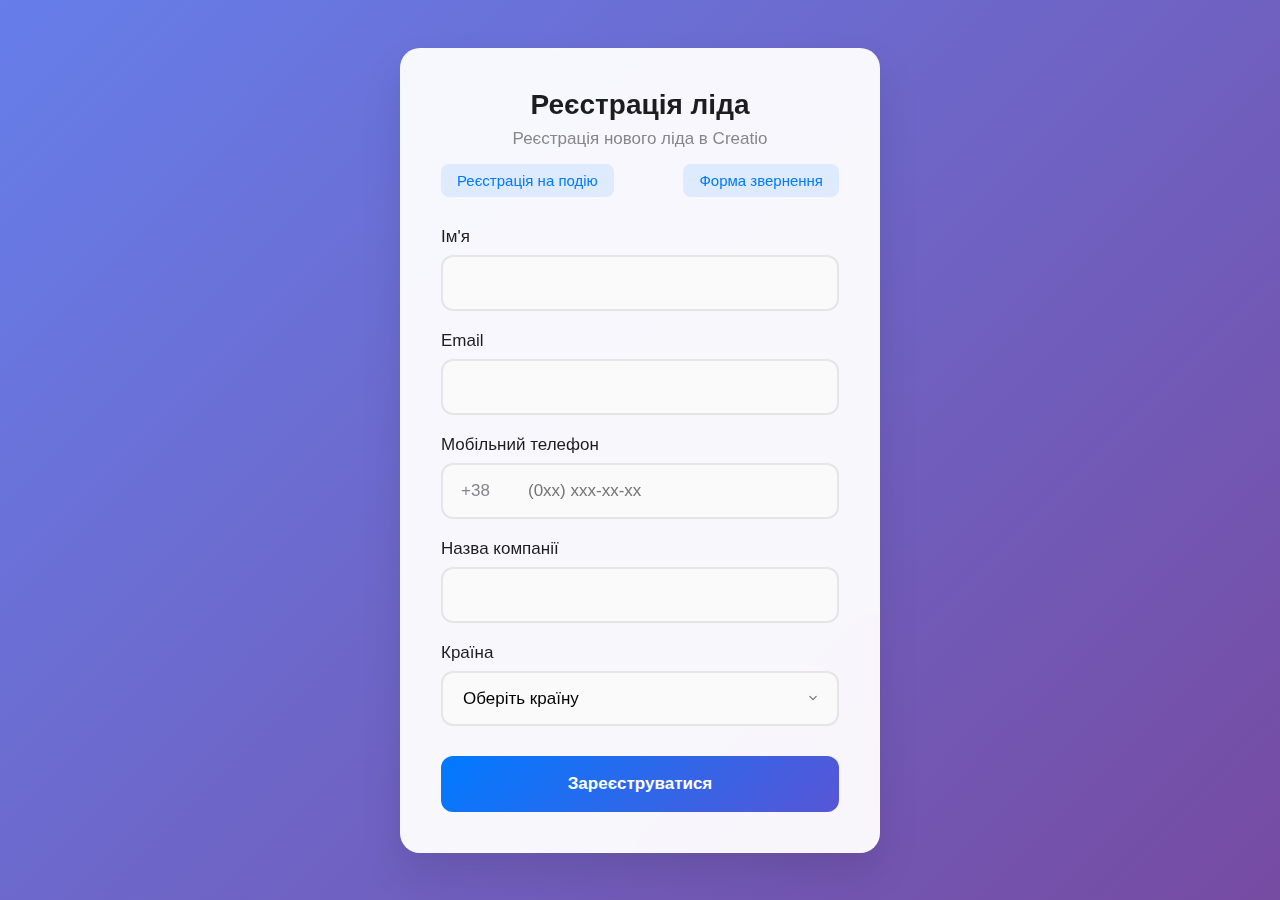
<file: index.html>
<!DOCTYPE html>
<html lang="uk">
<head>
    <meta charset="UTF-8">
    <meta name="viewport" content="width=device-width, initial-scale=1.0">
    <title>Форма реєстрації</title>
    
    <link rel="stylesheet" href="forms.css"> 

    <script src="https://ajax.googleapis.com/ajax/libs/jquery/1.11.2/jquery.min.js"></script>
    <script src="https://webtracking-v01.creatio.com/JS/track-cookies.js"></script>
    <script src="https://webtracking-v01.bpmonline.com/JS/create-object.js"></script>
    <script>
        

        /**
        * Замените выражение в кавычках "css-selector" в коде ниже значением селектора элемента на Вашей лендинговой странице.
        * Вы можете использовать #id или любой другой CSS селектор, который будет точно определять поле ввода на Вашей лендинговой странице.
        * Пример: "Email": "#MyEmailField".
        * Если Ваша лендинговая страница не содержит одного или нескольких полей из приведенных ниже – оставьте строку без изменений или удалите полностью.
        */

        var countryName = $("#country option:selected").text();

        

        var config = {
            fields: {
                "Name": "#name", // Имя посетителя, заполнившего форму
                "Email": "#email", // Email посетителя
                "MobilePhone": "#mobile", // Телефон посетителя
                "Company": "#company", // Название компании
                "Industry": "Banks", // Отрасль компании
                //"FullJobTitle": "css-selector", // Должность посетителя
                //"UseEmail": "css-selector", // Логическое значение «да» - согласие посетителя получать email рассылки
                //"City": "css-selector", // Город
                "Country": "#countryValue", // Страна
                "Commentary": "some text" // Примечание
            },
            contactFields: {
                "FullName": "#name", // Name of a contact
                "Phone": "#mobile", // Contact's mobile phone
                "Email": "#email" // Contact's email
            },
            customFields: {},
            landingId: "c9552a68-143e-424c-8038-1eb8e3abb810",
            serviceUrl: "https://stage-xpartners.creatio.com/0/ServiceModel/GeneratedObjectWebFormService.svc/SaveWebFormObjectData",
            redirectUrl: ""
        };
        /**
        * Функция ниже создает объект из введенных данных.
        * Привяжите вызов этой функции к событию "onSubmit" формы или любому другому элементу события.
        * Пример: <form class="mainForm" name="landingForm" onSubmit="createObject(); return false">
        */
        function createObject() {
            
            $("#countryValue").val(countryName); 

            landing.createObjectFromLanding(config);
            alert("createObject");
            console.log("createObject");
            console.log(config);
        }
        /**
        * Функция ниже инициализирует лендинг из параметров URL.
        */
        function initLanding() {
            landing.initLanding(config);
            alert("initLanding");
            console.log("initLanding");
            console.log(config);

        }
        jQuery(document).ready(initLanding);



    </script>

    


</head>
<body>
    <div class="form-container">
        <div class="form-header">
            <h1 class="form-title">Реєстрація ліда</h1>
            <p class="form-subtitle">Реєстрація нового ліда в Creatio</p>
            <div class="navigation-links">
                <a href="event-reg.html" class="nav-link">Реєстрація на подію</a>
                <a href="form-reg.html" class="nav-link">Форма звернення</a>
            </div>

        </div>

        <form id="registrationForm" onSubmit="createObject(); return false"novalidate>
            <div class="form-group">
                <label for="name" class="form-label">Ім'я</label>
                <input type="text" id="name" name="name" class="form-input" required>
                <div class="error-message" id="nameError">Будь ласка, введіть ваше ім'я</div>
            </div>

            <div class="form-group">
                <label for="email" class="form-label">Email</label>
                <input type="email" id="email" name="email" class="form-input" required>
                <div class="error-message" id="emailError">Введіть коректну email адресу</div>
                <div class="success-message" id="emailSuccess">✓ Email валідний</div>
            </div>

            <div class="form-group">
                <label for="mobile" class="form-label">Мобільний телефон</label>
                <div class="phone-input-container">
                    <span class="phone-prefix">+38</span>
                    <input type="tel" id="mobile" name="mobile" class="form-input phone-input" 
                           placeholder="(0xx) xxx-xx-xx" required>
                </div>
                <div class="error-message" id="mobileError">Введіть номер у форматі +38 (0xx) xxx-xx-xx</div>
                <div class="success-message" id="mobileSuccess">✓ Номер телефону валідний</div>
            </div>

            <div class="form-group">
                <label for="company" class="form-label">Назва компанії</label>
                <input type="text" id="company" name="company" class="form-input">
                <div class="error-message" id="companyError">Будь ласка, введіть назву компанії</div>
            </div>

            <div class="form-group">
                <label for="country" class="form-label">Країна</label>
                <select id="country" name="country" class="form-select" required>
                    <option value="">Оберіть країну</option>
                    <option value="Ukraine">Україна</option>
                    <option value="Azerbaijan">Азербайджан</option>
                    <option value="Armenia">Вірменія</option>
                    <option value="Georgia">Грузія</option>
                    <option value="Kazakhstan">Казахстан</option>
                    <option value="Uzbekistan">Узбекистан</option>
                </select>
                <!-- Приховане поле Creatio -->
                <input type="hidden" id="countryValue" />
                <div class="error-message" id="countryError">Будь ласка, оберіть країну</div>
            </div>

            <!-- Приховані поля -->
            <input type="hidden" id="contact" name="contact" value="">
            <input type="hidden" id="utm_source" name="utm_source" value="">

            <button type="submit" class="submit-btn">Зареєструватися</button>
        </form>
    </div>

    <script src="form-processing.js"></script>

</body>
</html>
</file>
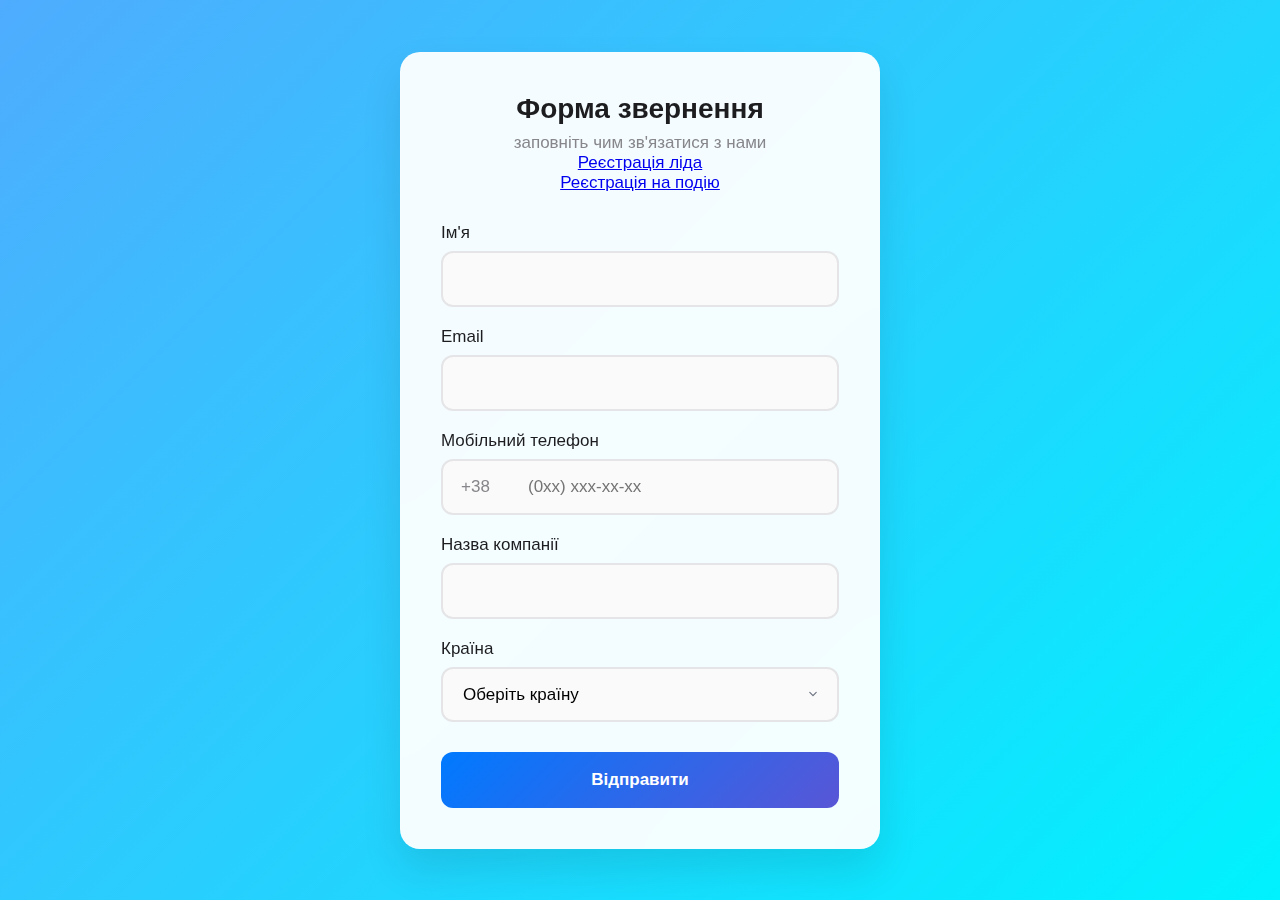
<file: form-reg.html>
<!DOCTYPE html>
<html lang="uk">
<head>
    <meta charset="UTF-8">
    <meta name="viewport" content="width=device-width, initial-scale=1.0">
    <title>Форма реєстрації</title>
    
    <link rel="stylesheet" href="forms.css"> 
    <script src="form-processing.js"></script>
    <style>
        body{
            background: linear-gradient(135deg, #4facfe 0%, #00f2fe 100%) !important; 
        }
    </style>

</head>
<body>
    <div class="form-container">
        <div class="form-header">
            <h1 class="form-title">Форма звернення</h1>
            <p class="form-subtitle"> заповніть чим зв'язатися з нами</p>
            <p class="form-subtitle">
                <a href="index.html">Реєстрація ліда</a>
            </p>
            <p class="form-subtitle">
                <a href="event-reg.html">Реєстрація на подію</a>
            </p>
        </div>

        <form id="registrationForm" novalidate>
            <div class="form-group">
                <label for="name" class="form-label">Ім'я</label>
                <input type="text" id="name" name="name" class="form-input" required>
                <div class="error-message" id="nameError">Будь ласка, введіть ваше ім'я</div>
            </div>

            <div class="form-group">
                <label for="email" class="form-label">Email</label>
                <input type="email" id="email" name="email" class="form-input" required>
                <div class="error-message" id="emailError">Введіть коректну email адресу</div>
                <div class="success-message" id="emailSuccess">✓ Email валідний</div>
            </div>

            <div class="form-group">
                <label for="mobile" class="form-label">Мобільний телефон</label>
                <div class="phone-input-container">
                    <span class="phone-prefix">+38</span>
                    <input type="tel" id="mobile" name="mobile" class="form-input phone-input" 
                           placeholder="(0xx) xxx-xx-xx" required>
                </div>
                <div class="error-message" id="mobileError">Введіть номер у форматі +38 (0xx) xxx-xx-xx</div>
                <div class="success-message" id="mobileSuccess">✓ Номер телефону валідний</div>
            </div>

            <div class="form-group">
                <label for="company" class="form-label">Назва компанії</label>
                <input type="text" id="company" name="company" class="form-input">
                <div class="error-message" id="companyError">Будь ласка, введіть назву компанії</div>
            </div>

            <div class="form-group">
                <label for="country" class="form-label">Країна</label>
                <select id="country" name="country" class="form-select" required>
                    <option value="">Оберіть країну</option>
                    <option value="ukraine">Україна</option>
                    <option value="azerbaijan">Азербайджан</option>
                    <option value="armenia">Вірменія</option>
                    <option value="georgia">Грузія</option>
                    <option value="kazakhstan">Казахстан</option>
                    <option value="uzbekistan">Узбекистан</option>
                </select>
                <div class="error-message" id="countryError">Будь ласка, оберіть країну</div>
            </div>

            <!-- Приховані поля -->
            <input type="hidden" id="contact" name="contact" value="">
            <input type="hidden" id="utm_source" name="utm_source" value="">

            <button type="submit" class="submit-btn">Відправити</button>
        </form>
    </div>


</body>
</html>
</file>
<file: forms.css>
* {
    margin: 0;
    padding: 0;
    box-sizing: border-box;
}

body {
    font-family: -apple-system, BlinkMacSystemFont, 'Segoe UI', Roboto, Oxygen, Ubuntu, Cantarell, sans-serif;
    background: linear-gradient(135deg, #667eea 0%, #764ba2 100%);
    min-height: 100vh;
    display: flex;
    align-items: center;
    justify-content: center;
    padding: 20px;
}

.form-container {
    background: rgba(255, 255, 255, 0.95);
    backdrop-filter: blur(20px);
    border-radius: 20px;
    box-shadow: 0 20px 40px rgba(0, 0, 0, 0.1);
    border: 1px solid rgba(255, 255, 255, 0.2);
    padding: 40px;
    width: 100%;
    max-width: 480px;
    animation: slideUp 0.6s ease-out;
}

@keyframes slideUp {
    from {
        opacity: 0;
        transform: translateY(30px);
    }
    to {
        opacity: 1;
        transform: translateY(0);
    }
}

.form-header {
    text-align: center;
    margin-bottom: 30px;
}

.form-title {
    font-size: 28px;
    font-weight: 600;
    color: #1d1d1f;
    margin-bottom: 8px;
}

.form-subtitle {
    font-size: 17px;
    color: #86868b;
    font-weight: 400;
}

.form-group {
    margin-bottom: 20px;
}

.form-label {
    display: block;
    font-size: 17px;
    font-weight: 500;
    color: #1d1d1f;
    margin-bottom: 8px;
}

.form-input, .form-select {
    width: 100%;
    padding: 16px 20px;
    border: 2px solid #e5e5e7;
    border-radius: 12px;
    font-size: 17px;
    background: #fafafa;
    transition: all 0.3s ease;
    outline: none;
}

.form-input:focus, .form-select:focus {
    border-color: #007aff;
    background: #ffffff;
    box-shadow: 0 0 0 3px rgba(0, 122, 255, 0.1);
}

.form-input.error {
    border-color: #ff3b30;
    background: #fff5f5;
}

.form-input.success {
    border-color: #34c759;
    background: #f0fff4;
}

.error-message {
    color: #ff3b30;
    font-size: 14px;
    margin-top: 6px;
    display: none;
}

.success-message {
    color: #34c759;
    font-size: 14px;
    margin-top: 6px;
    display: none;
}

.form-select {
    cursor: pointer;
    background-image: url("data:image/svg+xml,%3csvg xmlns='http://www.w3.org/2000/svg' fill='none' viewBox='0 0 20 20'%3e%3cpath stroke='%236b7280' stroke-linecap='round' stroke-linejoin='round' stroke-width='1.5' d='m6 8 4 4 4-4'/%3e%3c/svg%3e");
    background-position: right 16px center;
    background-repeat: no-repeat;
    background-size: 16px;
    appearance: none;
}

.submit-btn {
    width: 100%;
    background: linear-gradient(135deg, #007aff 0%, #5856d6 100%);
    color: white;
    border: none;
    padding: 18px;
    border-radius: 12px;
    font-size: 17px;
    font-weight: 600;
    cursor: pointer;
    transition: all 0.3s ease;
    margin-top: 10px;
}

.submit-btn:hover {
    transform: translateY(-2px);
    box-shadow: 0 10px 25px rgba(0, 122, 255, 0.3);
}

.submit-btn:active {
    transform: translateY(0);
}

.submit-btn:disabled {
    background: #c7c7cc;
    cursor: not-allowed;
    transform: none;
    box-shadow: none;
}

.phone-input-container {
    position: relative;
}

.phone-prefix {
    position: absolute;
    left: 20px;
    top: 50%;
    transform: translateY(-50%);
    color: #86868b;
    font-size: 17px;
    pointer-events: none;
    z-index: 1;
}

.phone-input {
    padding-left: 85px;
}

@media (max-width: 480px) {
    .form-container {
        padding: 30px 20px;
        border-radius: 16px;
    }
    
    .form-title {
        font-size: 24px;
    }
}

.navigation-links {
    display: flex;
    justify-content: space-between;
    margin-top: 15px;
    margin-bottom: 10px;
}

.nav-link {
    color: #007aff;
    text-decoration: none;
    font-size: 15px;
    font-weight: 500;
    padding: 8px 16px;
    border-radius: 8px;
    transition: all 0.3s ease;
    background: rgba(0, 122, 255, 0.1);
}

.nav-link:hover {
    background: rgba(0, 122, 255, 0.2);
    transform: translateY(-1px);
}

.nav-link:active {
    transform: translateY(0);
}
</file>
